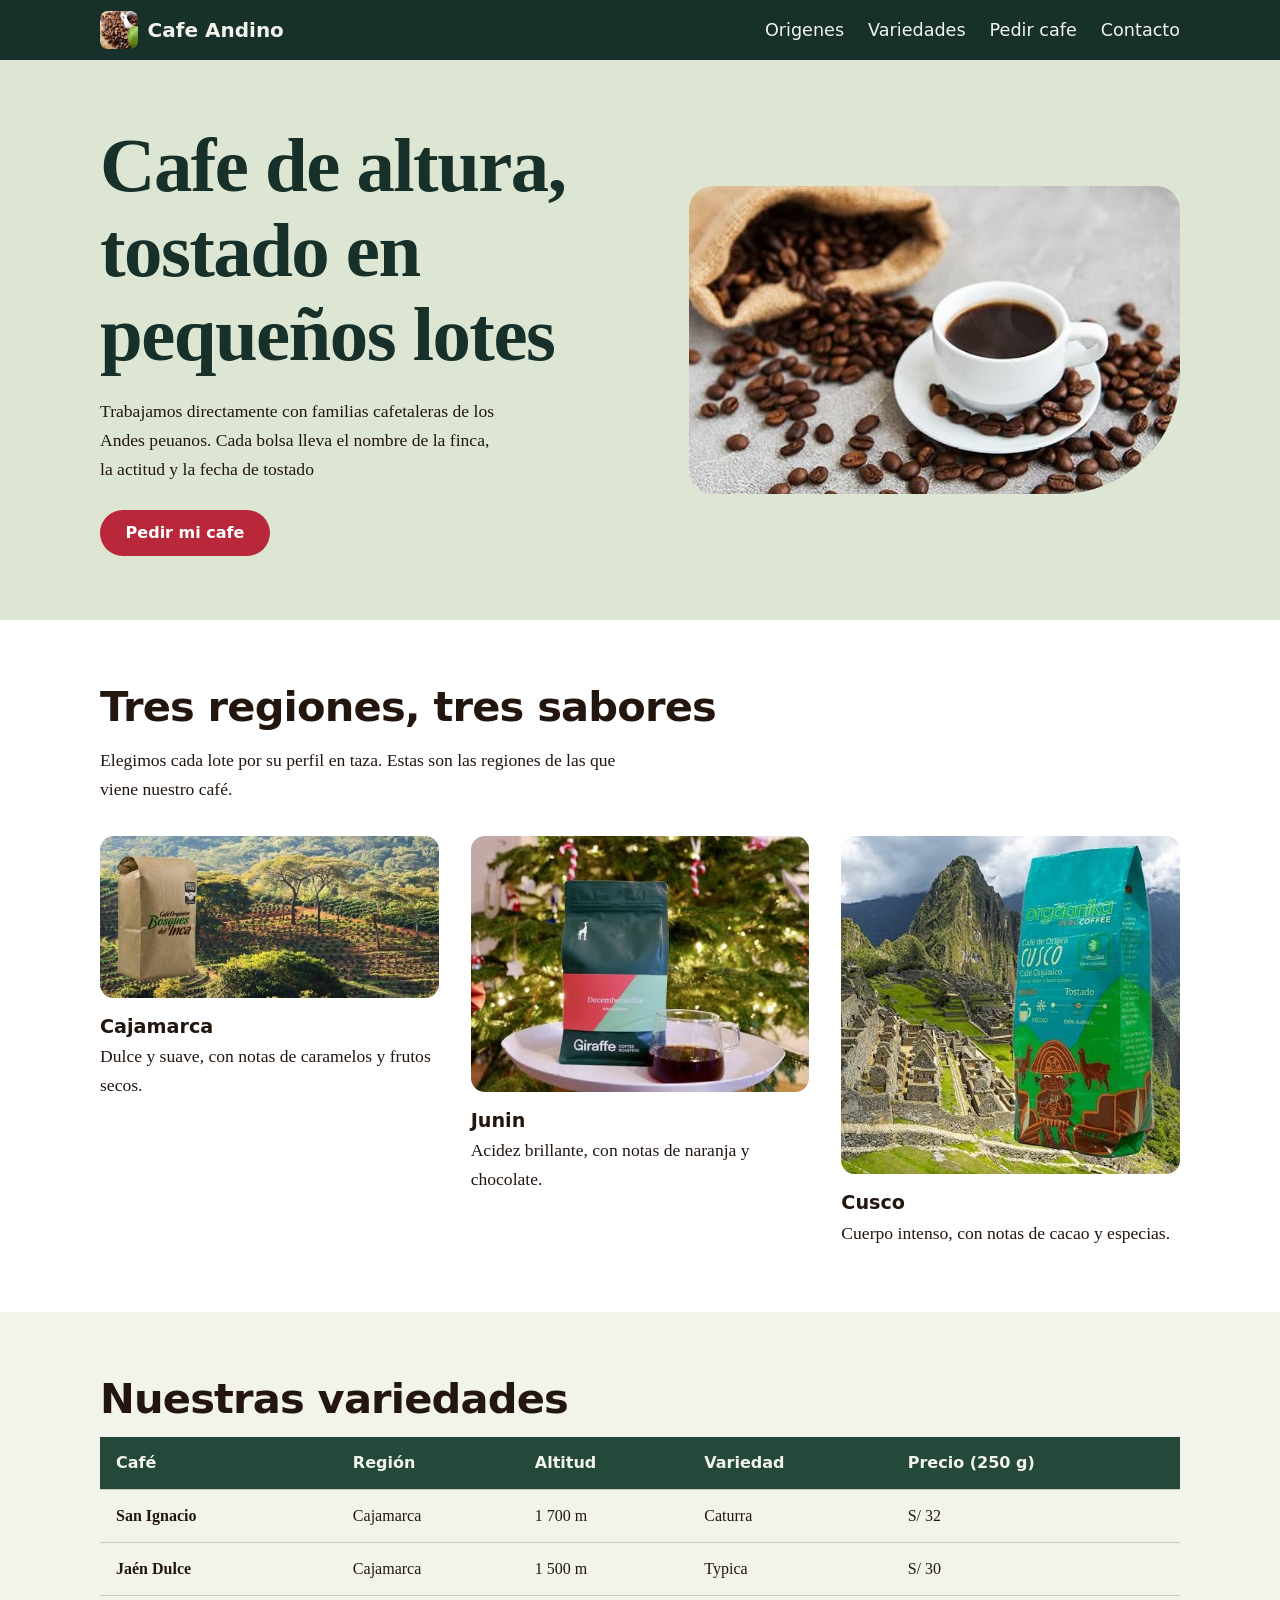
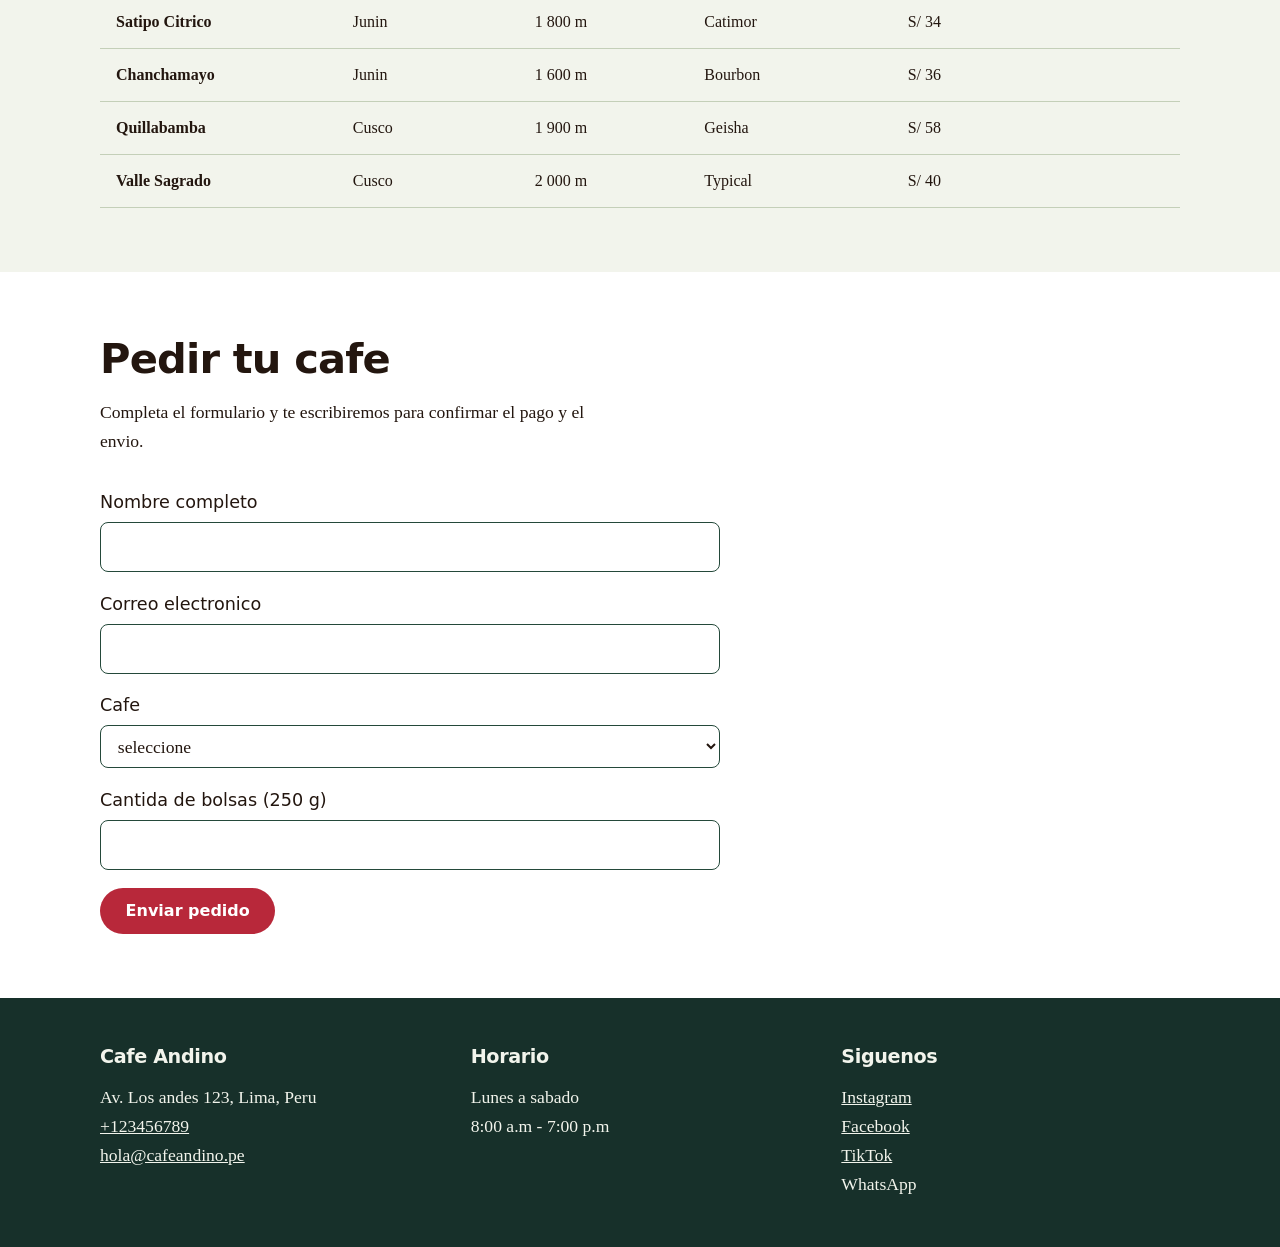
<file: index.html>
<!DOCTYPE html>
<html lang="en">
<head>
    <meta charset="UTF-8">
    <meta name="viewport" content="width=device-width, initial-scale=1.0">
    <title>Cafe Andino - Especialidad peruano</title>
    <link rel="icon" href="images/marca.jfif">
    <link rel="stylesheet" href="css/estilos.css">
    <script> src="js/funciones.js"</script>
</head>
<body>

    <header>
        <div class="contenedor barra">
            <a class="marca" href="#inicio"><img src="images/marca.jfif" width="38" height="38">Cafe Andino</a>
            <nav>
                <ul>
                    <li><a href="#origenes">Origenes</a></li>
                    <li><a href="#tabla">Variedades</a></li>
                    <li><a href="#pedido">Pedir cafe</a></li>
                    <li><a href="#contacto">Contacto</a></li>
                </ul>
            </nav>
        </div>
    </header>

    <section>
        <div class="contenedor">
        <div>
            <h1>Cafe de altura, tostado en pequeños lotes</h1>
            <p>Trabajamos directamente con familias cafetaleras de los Andes peuanos. Cada bolsa lleva el nombre de la finca, la actitud y la fecha de tostado</p>
            <a class="boton" href="#pedido">Pedir mi cafe</a>
        </div>
        </div>
        <img src="images/icono 1.jfif" alt="" width="640" height="520">
    </section>

    <section id="origenes">
        <div class="contenedor">
            <h2>Tres regiones, tres sabores</h2>
            <p>Elegimos cada lote por su perfil en taza. Estas son las regiones de las que viene nuestro café.</p>
            <div class="regiones">
                <figure>
                    <img src="images/cajamarca.jfif" alt="" width="400" height="260">
                    <figcaption><strong>Cajamarca</strong>Dulce y suave, con notas de caramelos y frutos secos.</figcaption>
                </figure>
                <figure>
                    <img src="images/junin.jfif" alt="" width="400" height="260">
                    <figcaption><strong>Junin</strong>Acidez brillante, con notas de naranja y chocolate.</figcaption>
                </figure>
                <figure>
                    <img src="images/cusco.jfif" alt="" width="400" height="260">
                    <figcaption><strong>Cusco</strong>Cuerpo intenso, con notas de cacao y especias.</figcaption>
                </figure>
            </div>
        </div>
    </section>

    <section id="tabla">
        <div class="contenedor">
            <h2>Nuestras variedades</h2>
            <div class="tabla-origenes">
                <table>
                  <thead>                                  
                    <tr>                                   
                        <th>Café</th>            
                        <th>Región</th>
                        <th>Altitud</th>
                        <th>Variedad</th>
                        <th>Precio (250 g)</th>
                    </tr>
                </thead>
                <tbody>                                
                    <tr>                                  
                        <th>San Ignacio</th>     
                        <td>Cajamarca</td>                  
                        <td>1 700 m</td>
                        <td>Caturra</td>
                        <td>S/ 32</td>
                    </tr>
                    <tr>
                        <th>Jaén Dulce</th>
                        <td>Cajamarca</td>
                        <td>1 500 m</td>
                        <td>Typica</td>
                        <td>S/ 30</td>
                    </tr>
                    <tr>
                        <th>Satipo Citrico</th>
                        <td>Junin</td>
                        <td>1 800 m</td>
                        <td>Catimor</td>
                        <td>S/ 34</td>
                    </tr>
                    <tr>
                        <th>Chanchamayo</th>
                        <td>Junin</td>
                        <td>1 600 m</td>
                        <td>Bourbon</td>
                        <td>S/ 36</td>
                    </tr>
                    <tr>
                        <th>Quillabamba</th>
                        <td>Cusco</td>
                        <td>1 900 m</td>
                        <td>Geisha</td>
                        <td>S/ 58</td>
                    </tr>
                    <tr>
                        <th>Valle Sagrado</th>
                        <td>Cusco</td>
                        <td>2 000 m</td>
                        <td>Typical</td>
                        <td>S/ 40</td>
                    </tr>
                </tbody>
            </table>
            </div>
        </div>
    </section>

    <section id="pedido">
        <div class="contenedor">
            <h2>Pedir tu cafe</h2>
            <p class="intro">Completa el formulario y te escribiremos para confirmar el pago y el envio.</p>
            <form id="form-pedido">
                <div>
                    <label for="nombre">Nombre completo</label>
                    <input type="text" id="nombre" name="nombre">
                </div>
                <div>
                    <label for="correo">Correo electronico</label>
                    <input type="email" id="correo" name="correo">
                </div>
                <div>
                    <label for="cafe">Cafe</label>
                    <select id="cafe" name="cafe">
                        <option>seleccione</option>
                        <option>San Ignacio</option>
                        <option>Chanchamayo</option>
                        <option>Jaén Dulce</option>
                        <option>Quillabamba</option>
                        <option>Satipo Citrico</option>
                        <option>Valle Sagrado</option>
                    </select>
                </div>
                <div>
                    <label for="cantidad">Cantida de bolsas (250 g)</label>
                    <input type="number" id="cantidad" name="cantidad" min="1" max="20">
                </div>
                <button type="submit" class="boton">Enviar pedido</button>
                <p id="mensaje-ok" hidden></p>
            </form>
        </div>
    </section>

    <footer id="contacto">
        <div class="contenedor">
            <div>
                <h2>Cafe Andino</h2>
                <address>
                    Av. Los andes 123, Lima, Peru<br>
                    <a href="tel:+123456789">+123456789</a>
                    <a href="mailto:hola@cafeandino.pe">hola@cafeandino.pe</a>
                </address>
            </div>
            <div>
                <h2>Horario</h2>
                <p>Lunes a sabado<br>8:00 a.m - 7:00 p.m</p>
            </div>
            <div>
                <h2>Siguenos</h2>
                <ul>
                    <li><a href="https://www.instagram.com/">Instagram</a></li>
                    <li><a href="https://www.facebook.com/">Facebook</a></li>
                    <li><a href="https://www.tiktok.com/">TikTok</a></li>
                    <li>WhatsApp</li>
                </ul>
        </div>
    </footer>

</body>
</html>
</file>
<file: css/estilos.css>
:root{
  --fondo:#F2F4EC; --tinta:#23160F; --verde:#24493A; --verde-osc:#17302A;
  --cereza:#B8283A; --salvia:#DDE6D3; --linea:#C4CFB8;
  --serif:"Newsreader",Georgia,serif;
  --sans:"Bricolage Grotesque","Segoe UI",system-ui,sans-serif;
}


*{box-sizing:border-box;margin:0}
html{scroll-behavior:smooth}
body{background:var(--fondo);color:var(--tinta);font:1.1rem/1.65 var(--serif)}
img{max-width:100%;display:block}
a{color:var(--verde)}
:focus-visible{outline:3px solid var(--cereza);outline-offset:3px}
h1,h2,h3{font-family:var(--sans);line-height:1.1;letter-spacing:-.02em}
h2{font-size:clamp(1.8rem,4vw,2.6rem);margin-bottom:1rem}
.contenedor{width:min(1080px,92%);margin-inline:auto}


header{background:var(--verde-osc);color:var(--fondo);position:sticky;top:0;z-index:10}
.barra{display:flex;align-items:center;justify-content:space-between;gap:1rem;padding:.7rem 0}
.marca{display:flex;align-items:center;gap:.6rem;font:700 1.25rem var(--sans);color:inherit;text-decoration:none}
.marca img{width:38px;height:38px;border-radius:8px;object-fit:cover}
nav ul{list-style:none;display:flex;flex-wrap:wrap;gap:1.5rem;padding:0}
nav a{color:var(--fondo);text-decoration:none;font-family:var(--sans);font-weight:500}
nav a:hover{text-decoration:underline;text-underline-offset:6px}

/* Botón */
.boton{display:inline-block;background:var(--cereza);color:#fff;border:0;padding:.85rem 1.6rem;border-radius:999px;font:600 1rem var(--sans);text-decoration:none;cursor:pointer}
.boton:hover{background:#98202f}


section:first-of-type{
  background:var(--salvia);
  display:grid;grid-template-columns:1.1fr 1fr;gap:3rem;align-items:center;
  padding:4rem max(4%,calc((100% - 1080px) / 2));
}
section:first-of-type .contenedor{width:auto;margin:0}
section:first-of-type h1{font-size:clamp(2.6rem,7vw,4.8rem);color:var(--verde-osc);margin-bottom:1.2rem}
section:first-of-type p{max-width:46ch;margin-bottom:1.6rem}
section:first-of-type > img{width:100%;height:auto;border-radius:24px 24px 120px 24px}

/* Secciones */
section{padding:4rem 0}
section:nth-of-type(even){background:#fff}
.contenedor > p{max-width:60ch;margin-bottom:2rem}

/* Regiones  */
.regiones{display:grid;grid-template-columns:repeat(auto-fit,minmax(250px,1fr));gap:2rem}
.regiones figure img{width:100%;height:auto;border-radius:14px;margin-bottom:.8rem}
.regiones figcaption strong{font-family:var(--sans);display:block;font-size:1.2rem}

/* Tabla */
.tabla-origenes{overflow-x:auto}
table{width:100%;border-collapse:collapse;font-size:1rem}
th,td{padding:.8rem 1rem;text-align:left;border-bottom:1px solid var(--linea)}
thead th{background:var(--verde);color:var(--fondo);font-family:var(--sans)}
tbody tr:hover{background:var(--salvia)}

/* Formulario */
form{display:grid;gap:1.1rem;max-width:620px}
label{font-family:var(--sans);font-weight:500;display:block;margin-bottom:.3rem}
select,input,textarea{font:inherit;padding:.6rem .8rem;border:1.5px solid var(--verde);border-radius:8px;background:#fff;color:var(--tinta);width:100%}
form .boton{justify-self:start}

/* Footer */
footer{background:var(--verde-osc);color:var(--fondo);padding:3rem 0}
footer .contenedor{display:grid;grid-template-columns:repeat(auto-fit,minmax(220px,1fr));gap:2rem}
footer h2{font-size:1.2rem}
footer a{color:var(--fondo);display:block}
footer address{font-style:normal}
footer ul{list-style:none;padding:0}

#mensaje-ok{
  background:var(--salvia);
  border-left:6px solid var(--verde);
  padding:1rem;
  border-radius:6px;
  font-family:var(--sans);
}

@media (max-width:760px){
  .barra{flex-direction:column;align-items:flex-start}
  nav ul{gap:1rem}
  section:first-of-type{grid-template-columns:1fr}
}
@media (prefers-reduced-motion:reduce){html{scroll-behavior:auto}}

section:first-of-type h1{font-family:"Times New Roman",serif}
</file>
